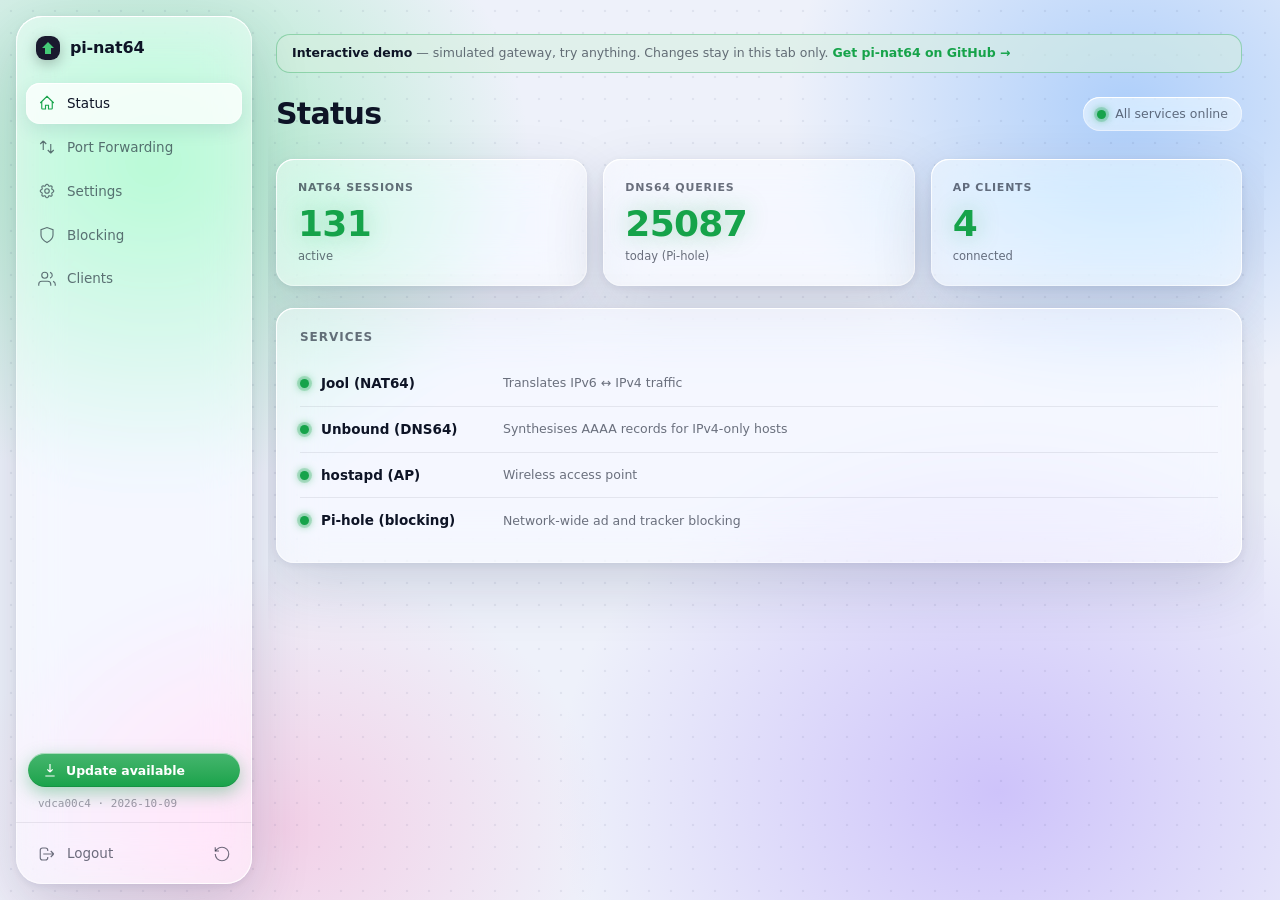
<file: docs/index.html>
<!-- GENERATED by scripts/build-demo.py from web/templates/index.html — do not edit by hand; edit the real UI and rebuild. -->
<!DOCTYPE html>
<html lang="en">
<head>
  <meta charset="UTF-8">
  <meta name="viewport" content="width=device-width, initial-scale=1.0, viewport-fit=cover">
  <meta name="color-scheme" content="dark light">
  <meta name="mobile-web-app-capable" content="yes">
  <meta name="apple-mobile-web-app-capable" content="yes">
  <meta name="apple-mobile-web-app-status-bar-style" content="black-translucent">
  <meta name="apple-mobile-web-app-title" content="pi-nat64">
  <meta name="theme-color" content="#0b1020" media="(prefers-color-scheme: dark)">
  <meta name="theme-color" content="#eef2fb" media="(prefers-color-scheme: light)">
  <meta name="csrf-token" content="demo">
  <title>pi-nat64</title>
  <link rel="icon" href="data:image/svg+xml,%3Csvg xmlns=%22http://www.w3.org/2000/svg%22 viewBox=%220 0 32 32%22%3E%3Crect width=%2232%22 height=%2232%22 rx=%228%22 fill=%22%231a1a2e%22/%3E%3Cpath d=%22M8 16 L16 8 L24 16 L20 16 L20 24 L12 24 L12 16 Z%22 fill=%22%234ade80%22/%3E%3C/svg%3E">
  <link rel="stylesheet" href="static/css/style.css">
  <link rel="stylesheet" href="static/css/demo.css">
</head>
<body>
  
<div class="layout">

  <!-- Sidebar -->
  <aside class="sidebar" data-liquid>
    <div class="sidebar-logo">
      <svg width="24" height="24" viewBox="0 0 32 32" fill="none">
        <rect width="32" height="32" rx="8" fill="#1a1a2e"/>
        <path d="M8 16 L16 8 L24 16 L20 16 L20 24 L12 24 L12 16 Z" fill="#4ade80" opacity="0.9"/>
      </svg>
      <span>pi-nat64</span>
    </div>
    <nav class="sidebar-nav" data-liquid aria-label="Sections">
      <a href="#" class="nav-item active" data-tab="status">
        <svg width="18" height="18" viewBox="0 0 24 24" fill="none" stroke="currentColor" stroke-width="1.5"><path d="M3 12l9-9 9 9M5 10v9a1 1 0 001 1h4v-5h4v5h4a1 1 0 001-1v-9"/></svg>
        <span class="nav-label">Status</span>
      </a>
      <a href="#" class="nav-item" data-tab="portfwd">
        <svg width="18" height="18" viewBox="0 0 24 24" fill="none" stroke="currentColor" stroke-width="1.5"><path d="M7 16V4m0 0L3 8m4-4 4 4M17 8v12m0 0 4-4m-4 4-4-4"/></svg>
        <span class="nav-label"><span class="hide-sm">Port Forwarding</span><span class="show-sm">Ports</span></span>
      </a>
      <a href="#" class="nav-item" data-tab="settings">
        <svg width="18" height="18" viewBox="0 0 24 24" fill="none" stroke="currentColor" stroke-width="1.5"><path d="M10.325 4.317c.426-1.756 2.924-1.756 3.35 0a1.724 1.724 0 002.573 1.066c1.543-.94 3.31.826 2.37 2.37a1.724 1.724 0 001.065 2.572c1.756.426 1.756 2.924 0 3.35a1.724 1.724 0 00-1.066 2.573c.94 1.543-.826 3.31-2.37 2.37a1.724 1.724 0 00-2.572 1.065c-.426 1.756-2.924 1.756-3.35 0a1.724 1.724 0 00-2.573-1.066c-1.543.94-3.31-.826-2.37-2.37a1.724 1.724 0 00-1.065-2.572c-1.756-.426-1.756-2.924 0-3.35a1.724 1.724 0 001.066-2.573c-.94-1.543.826-3.31 2.37-2.37.996.608 2.296.07 2.572-1.065z"/><circle cx="12" cy="12" r="3"/></svg>
        <span class="nav-label">Settings</span>
      </a>
      <a href="#" class="nav-item" data-tab="blocking">
        <svg width="18" height="18" viewBox="0 0 24 24" fill="none" stroke="currentColor" stroke-width="1.5"><path d="M12 22s8-4 8-10V5l-8-3-8 3v7c0 6 8 10 8 10z"/></svg>
        <span class="nav-label">Blocking</span>
      </a>
      <a href="#" class="nav-item" data-tab="clients">
        <svg width="18" height="18" viewBox="0 0 24 24" fill="none" stroke="currentColor" stroke-width="1.5"><path d="M17 21v-2a4 4 0 0 0-4-4H5a4 4 0 0 0-4 4v2"/><circle cx="9" cy="7" r="4"/><path d="M23 21v-2a4 4 0 0 0-3-3.87"/><path d="M16 3.13a4 4 0 0 1 0 7.75"/></svg>
        <span class="nav-label">Clients</span>
      </a>
    </nav>
    <button class="update-btn" id="update-btn" type="button" hidden>
      <svg width="16" height="16" viewBox="0 0 24 24" fill="none" stroke="currentColor" stroke-width="1.8"><path d="M12 3v12m0 0-4-4m4 4 4-4M5 21h14"/></svg>
      <span>Update<span class="hide-sm"> available</span></span>
    </button>
    <div class="sidebar-version" id="sidebar-version">vdca00c4 · 2026-10-09</div>
    <div class="sidebar-footer">
      <a href="login.html" class="nav-item logout" aria-label="Logout">
        <svg width="18" height="18" viewBox="0 0 24 24" fill="none" stroke="currentColor" stroke-width="1.5"><path d="M17 16l4-4m0 0l-4-4m4 4H7m6 4v1a3 3 0 01-3 3H6a3 3 0 01-3-3V7a3 3 0 013-3h4a3 3 0 013 3v1"/></svg>
        <span class="nav-label">Logout</span>
      </a>
      <button class="reboot-btn" id="reboot-btn" title="Reboot gateway" aria-label="Reboot gateway">
        <svg width="18" height="18" viewBox="0 0 24 24" fill="none" stroke="currentColor" stroke-width="1.5"><path d="M3 12a9 9 0 1 0 9-9 9.75 9.75 0 0 0-6.74 2.74L3 8"/><path d="M3 3v5h5"/></svg>
      </button>
    </div>

  </aside>

  <!-- Modals (outside the glass sidebar: backdrop-filter would trap position:fixed) -->
  <!-- Reboot confirmation modal -->
  <div class="modal-backdrop" id="reboot-modal" style="display:none">
    <div class="modal" data-liquid role="dialog" aria-modal="true" aria-labelledby="reboot-title">
      <div class="modal-header">
        <h2 id="reboot-title">Reboot gateway?</h2>
        <button class="modal-close" id="close-reboot-modal" aria-label="Close">✕</button>
      </div>
      <p style="color:var(--muted);font-size:13px;margin-bottom:20px">
        The gateway will be unavailable for ~30 seconds. All connected devices will lose internet access during the reboot.
      </p>
      <div class="modal-footer">
        <button class="btn" id="cancel-reboot">Cancel</button>
        <button class="btn btn-danger" id="confirm-reboot">Reboot now</button>
      </div>
    </div>
  </div>
  <!-- Update modal -->
  <div class="modal-backdrop" id="update-modal" style="display:none">
    <div class="modal" data-liquid role="dialog" aria-modal="true" aria-labelledby="update-title">
      <div class="modal-header">
        <h2 id="update-title">Update pi-nat64?</h2>
        <button class="modal-close" id="close-update-modal" aria-label="Close">✕</button>
      </div>
      <div id="update-body">
        <div class="update-summary" id="update-summary"></div>
        <p style="color:var(--muted);font-size:13px;margin-bottom:20px">
          Your passwords, Wi-Fi settings, port-forwards and blocked clients are kept.
          The web UI restarts during the update (1–5 minutes); Wi-Fi clients may briefly lose connectivity.
        </p>
      </div>
      <div id="update-msg" class="alert" style="display:none"></div>
      <div class="modal-footer" id="update-footer">
        <button class="btn" id="cancel-update">Cancel</button>
        <button class="btn btn-primary" id="confirm-update">Update now</button>
      </div>
    </div>
  </div>

  <!-- Main content -->
  <main class="main">

    <!-- STATUS TAB -->
    <section id="tab-status" class="tab active">
      <div class="page-header">
        <h1>Status</h1>
        <div class="status-indicator" id="overall-status">
          <span class="dot"></span>
          <span>Checking…</span>
        </div>
      </div>

      <div class="stat-grid">
        <div class="stat-card" data-liquid>
          <div class="stat-label">NAT64 sessions</div>
          <div class="stat-val" id="nat64-count">—</div>
          <div class="stat-sub">active</div>
        </div>
        <div class="stat-card" data-liquid>
          <div class="stat-label">DNS64 queries</div>
          <div class="stat-val" id="dns-count">—</div>
          <div class="stat-sub">today (Pi-hole)</div>
        </div>
        <div class="stat-card" data-liquid>
          <div class="stat-label">AP clients</div>
          <div class="stat-val" id="ap-count">—</div>
          <div class="stat-sub">connected</div>
        </div>
      </div>

      <div class="section-block">
        <h2>Services</h2>
        <div class="service-list">
          <div class="service-row">
            <span class="dot" id="svc-jool"></span>
            <span class="svc-name">Jool (NAT64)</span>
            <span class="svc-desc">Translates IPv6 ↔ IPv4 traffic</span>
          </div>
          <div class="service-row">
            <span class="dot" id="svc-unbound"></span>
            <span class="svc-name">Unbound (DNS64)</span>
            <span class="svc-desc">Synthesises AAAA records for IPv4-only hosts</span>
          </div>
          <div class="service-row">
            <span class="dot" id="svc-hostapd"></span>
            <span class="svc-name">hostapd (AP)</span>
            <span class="svc-desc">Wireless access point</span>
          </div>
          <div class="service-row">
            <span class="dot" id="svc-pihole"></span>
            <span class="svc-name">Pi-hole (blocking)</span>
            <span class="svc-desc">Network-wide ad and tracker blocking</span>
          </div>
        </div>
      </div>
    </section>

    <!-- BLOCKING TAB -->
    <section id="tab-blocking" class="tab">
      <div class="page-header">
        <h1>Blocking</h1>
        <div class="status-indicator">
          <span class="dot" id="ph-status-dot"></span>
          <span id="ph-status-text">Loading…</span>
        </div>
      </div>

      <div class="stat-grid">
        <div class="stat-card" data-liquid>
          <div class="stat-label">Queries today</div>
          <div class="stat-val" id="ph-queries">—</div>
        </div>
        <div class="stat-card" data-liquid>
          <div class="stat-label">Blocked today</div>
          <div class="stat-val" id="ph-blocked">—</div>
        </div>
        <div class="stat-card" data-liquid>
          <div class="stat-label">Block rate</div>
          <div class="stat-val" id="ph-pct">—</div>
          <div class="stat-sub">%</div>
        </div>
        <div class="stat-card" data-liquid>
          <div class="stat-label">Blocklist size</div>
          <div class="stat-val" id="ph-gravity">—</div>
          <div class="stat-sub">domains</div>
        </div>
      </div>

      <div class="section-block">
        <div class="section-head section-head-flush">
          <h2>Ad blocking</h2>
          <button class="btn btn-primary" id="pihole-toggle-btn">Toggle blocking</button>
        </div>
        <p id="pihole-toggle-msg" class="field-hint" style="margin-top:.5rem"></p>
      </div>

      <div class="section-block">
        <h2>Top blocked domains</h2>
        <div id="ph-top-list" class="service-list">
          <p class="field-hint">Loading…</p>
        </div>
      </div>

      <div class="section-block">
        <div class="section-head">
          <h2>Adlists</h2>
          <button class="btn btn-sm" id="gravity-btn" data-action="update-gravity">
            <svg width="13" height="13" viewBox="0 0 24 24" fill="none" stroke="currentColor" stroke-width="2"><path d="M3 12a9 9 0 1 0 9-9 9.75 9.75 0 0 0-6.74 2.74L3 8"/><path d="M3 3v5h5"/></svg>
            Update gravity
          </button>
        </div>
        <div class="input-row">
          <input type="url" id="adlist-url" placeholder="https://example.com/adlist.txt" class="grow"
                 inputmode="url" autocapitalize="off" autocorrect="off" spellcheck="false"
                 data-enter-action="add-adlist" aria-label="Adlist URL">
          <input type="text" id="adlist-comment" placeholder="Comment (optional)" class="input-comment"
                 data-enter-action="add-adlist" aria-label="Comment">
          <button class="btn btn-primary" data-action="add-adlist">Add</button>
        </div>
        <p id="adlist-msg" class="field-hint" style="min-height:1.2rem;margin-bottom:8px"></p>
        <div id="adlist-list">
          <p class="field-hint">Loading…</p>
        </div>
      </div>

      <div class="section-block">
        <h2>Whitelist</h2>
        <div class="input-row">
          <input type="text" id="wl-input" placeholder="e.g. example.com" class="grow"
                 inputmode="url" autocapitalize="off" autocorrect="off" spellcheck="false"
                 data-enter-action="add-whitelist" aria-label="Domain to whitelist">
          <button class="btn btn-primary" id="wl-add-btn" data-action="add-whitelist">Add</button>
        </div>
        <p id="wl-msg" class="field-hint" style="min-height:1.2rem;margin-bottom:8px"></p>
        <div id="wl-list" class="service-list">
          <p class="field-hint">Loading…</p>
        </div>
      </div>
    </section>

    <!-- CLIENTS TAB -->
    <section id="tab-clients" class="tab">
      <div class="page-header">
        <h1>Clients</h1>
        <button class="btn" id="clients-refresh-btn" data-action="refresh-clients">
          <svg width="14" height="14" viewBox="0 0 24 24" fill="none" stroke="currentColor" stroke-width="2"><path d="M3 12a9 9 0 1 0 9-9 9.75 9.75 0 0 0-6.74 2.74L3 8"/><path d="M3 3v5h5"/></svg>
          Refresh
        </button>
      </div>

      <div id="clients-empty" class="empty-state" style="display:none">
        <p>No devices connected to the AP.</p>
      </div>

      <div class="table-wrap" id="clients-table-wrap">
        <table class="data-table cards">
          <thead>
            <tr>
              <th>Device</th>
              <th>MAC</th>
              <th>IP</th>
              <th>Signal</th>
              <th>Down / Up</th>
              <th>Connected</th>
              <th></th>
            </tr>
          </thead>
          <tbody id="clients-body"></tbody>
        </table>
      </div>
    </section>

    <!-- PORT FORWARDING TAB -->
    <section id="tab-portfwd" class="tab">
      <div class="page-header">
        <h1>Port Forwarding</h1>
        <button class="btn btn-primary" id="open-add-rule">+ Add rule</button>
      </div>

      <div id="rules-empty" class="empty-state" style="display:none">
        <p>No rules yet. Add one to get started.</p>
      </div>

      <div class="table-wrap" id="rules-table-wrap">
        <table class="data-table cards" id="rules-table">
          <thead>
            <tr>
              <th>Name</th>
              <th>Proto</th>
              <th>Ext. port</th>
              <th>Destination</th>
              <th>Dest. port</th>
              <th>Status</th>
              <th></th>
            </tr>
          </thead>
          <tbody id="rules-body"></tbody>
        </table>
      </div>

      <!-- Add rule modal -->
      <div class="modal-backdrop" id="add-rule-modal" style="display:none">
        <div class="modal" data-liquid role="dialog" aria-modal="true" aria-label="Add port forwarding rule">
          <div class="modal-header">
            <h2>Add port forwarding rule</h2>
            <button class="modal-close" id="close-add-rule" aria-label="Close">✕</button>
          </div>
          <div class="form-group">
            <label for="rule-name">Name</label>
            <input type="text" id="rule-name" placeholder="e.g. SSH, Home server">
          </div>
          <div class="form-row">
            <div class="form-group">
              <label for="rule-proto">Protocol</label>
              <select id="rule-proto">
                <option>TCP</option>
                <option>UDP</option>
              </select>
            </div>
            <div class="form-group">
              <label for="rule-ext-port">External port</label>
              <input type="number" id="rule-ext-port" placeholder="2222" min="1" max="65535" inputmode="numeric">
            </div>
          </div>
          <div class="form-row">
            <div class="form-group">
              <label for="rule-dest-ip">Destination IPv6</label>
              <input type="text" id="rule-dest-ip" placeholder="fd00::10" autocapitalize="off" autocorrect="off" spellcheck="false">
            </div>
            <div class="form-group">
              <label for="rule-dest-port">Destination port</label>
              <input type="number" id="rule-dest-port" placeholder="22" min="1" max="65535" inputmode="numeric">
            </div>
          </div>
          <div id="rule-error" class="alert alert-error" style="display:none"></div>
          <div class="modal-footer">
            <button class="btn" id="cancel-add-rule">Cancel</button>
            <button class="btn btn-primary" id="save-rule">Save rule</button>
          </div>
        </div>
      </div>
    </section>

    <!-- SETTINGS TAB -->
    <section id="tab-settings" class="tab">
      <div class="page-header">
        <h1>Settings</h1>
      </div>

      <div class="section-block">
        <h2>Access point</h2>
        <div class="form-group">
          <label for="cfg-ssid">SSID</label>
          <input type="text" id="cfg-ssid" placeholder="pi-nat64" maxlength="32" autocapitalize="off" autocorrect="off" spellcheck="false">
        </div>
        <div class="form-row">
          <div class="form-group">
            <label for="cfg-channel">Channel</label>
            <input type="number" id="cfg-channel" min="1" max="13" placeholder="6" inputmode="numeric">
          </div>
          <div class="form-group">
            <label for="cfg-pass">WPA2 passphrase</label>
            <input type="password" id="cfg-pass" placeholder="leave blank to keep current" autocomplete="new-password" maxlength="63">
          </div>
        </div>
      </div>

      <div class="section-block">
        <h2>NAT64 / DNS64</h2>
        <div class="form-group">
          <label for="cfg-jool">Jool / DNS64 prefix</label>
          <input type="text" id="cfg-jool" readonly>
          <span class="field-hint">Change requires editing configs manually and rebooting.</span>
        </div>
        <div class="form-group">
          <label for="cfg-upstream-dns">Upstream DNS (IPv6)</label>
          <input type="text" id="cfg-upstream-dns" readonly>
        </div>
      </div>

      <div class="section-block">
        <h2>Admin password</h2>
        <div class="form-row">
          <div class="form-group">
            <label for="cfg-cur-pass">Current password</label>
            <input type="password" id="cfg-cur-pass" placeholder="Required to change it" autocomplete="current-password">
          </div>
          <div class="form-group">
            <label for="cfg-new-pass">New password</label>
            <input type="password" id="cfg-new-pass" placeholder="Leave blank to keep current" autocomplete="new-password">
          </div>
        </div>
        <span class="field-hint">Changing it signs out every other session.</span>
      </div>

      <div id="settings-msg" class="alert" style="display:none"></div>
      <button class="btn btn-primary" id="save-settings">Save settings</button>

      <div class="section-block backup-block" id="backup-section">
        <h2>Backup &amp; restore</h2>
        <p class="field-hint backup-intro">
          Save the whole configuration (Wi-Fi, port forwarding, blocked clients and the
          Pi-hole adlists and allow/deny lists) to a file, or restore it on this or another gateway.
        </p>

        <h3 class="subhead">Export</h3>
        <label class="check">
          <input type="checkbox" id="exp-secrets">
          <span>Include secrets: Wi-Fi passphrase and admin password</span>
        </label>
        <div class="form-group" id="exp-pass-group" hidden>
          <label for="exp-pass">Admin password</label>
          <input type="password" id="exp-pass" autocomplete="current-password" placeholder="Required to export secrets">
          <span class="field-hint">The file will contain your Wi-Fi passphrase in plain text — keep it somewhere safe.</span>
        </div>
        <button class="btn" id="export-btn" type="button">
          <svg width="14" height="14" viewBox="0 0 24 24" fill="none" stroke="currentColor" stroke-width="2"><path d="M12 3v12m0 0-4-4m4 4 4-4M5 21h14"/></svg>
          Download backup
        </button>

        <h3 class="subhead">Import</h3>
        <input type="file" id="imp-file" accept=".json,application/json" hidden>
        <button class="btn" id="imp-choose" type="button">
          <svg width="14" height="14" viewBox="0 0 24 24" fill="none" stroke="currentColor" stroke-width="2"><path d="M12 21V9m0 0-4 4m4-4 4 4M5 3h14"/></svg>
          Choose backup file…
        </button>
        <div id="imp-preview" class="imp-preview" hidden>
          <p id="imp-source" class="field-hint"></p>
          <p class="field-hint">Selected sections <strong>replace</strong> the current ones:</p>
          <div id="imp-sections" class="check-list"></div>
          <div class="form-group">
            <label for="imp-pass">Admin password</label>
            <input type="password" id="imp-pass" autocomplete="current-password" placeholder="Required to import">
          </div>
          <div class="action-row">
            <button class="btn" id="imp-cancel" type="button">Cancel</button>
            <button class="btn btn-danger-solid" id="imp-apply" type="button">Import selected</button>
          </div>
        </div>
        <div id="backup-msg" class="alert" style="display:none"></div>
      </div>
    </section>

  </main>
</div>

  <script src="static/js/demo-api.js"></script>
  <script src="static/js/liquid-glass.js"></script>
  <script src="static/js/app.js"></script>
  
</body>
</html>
</file>
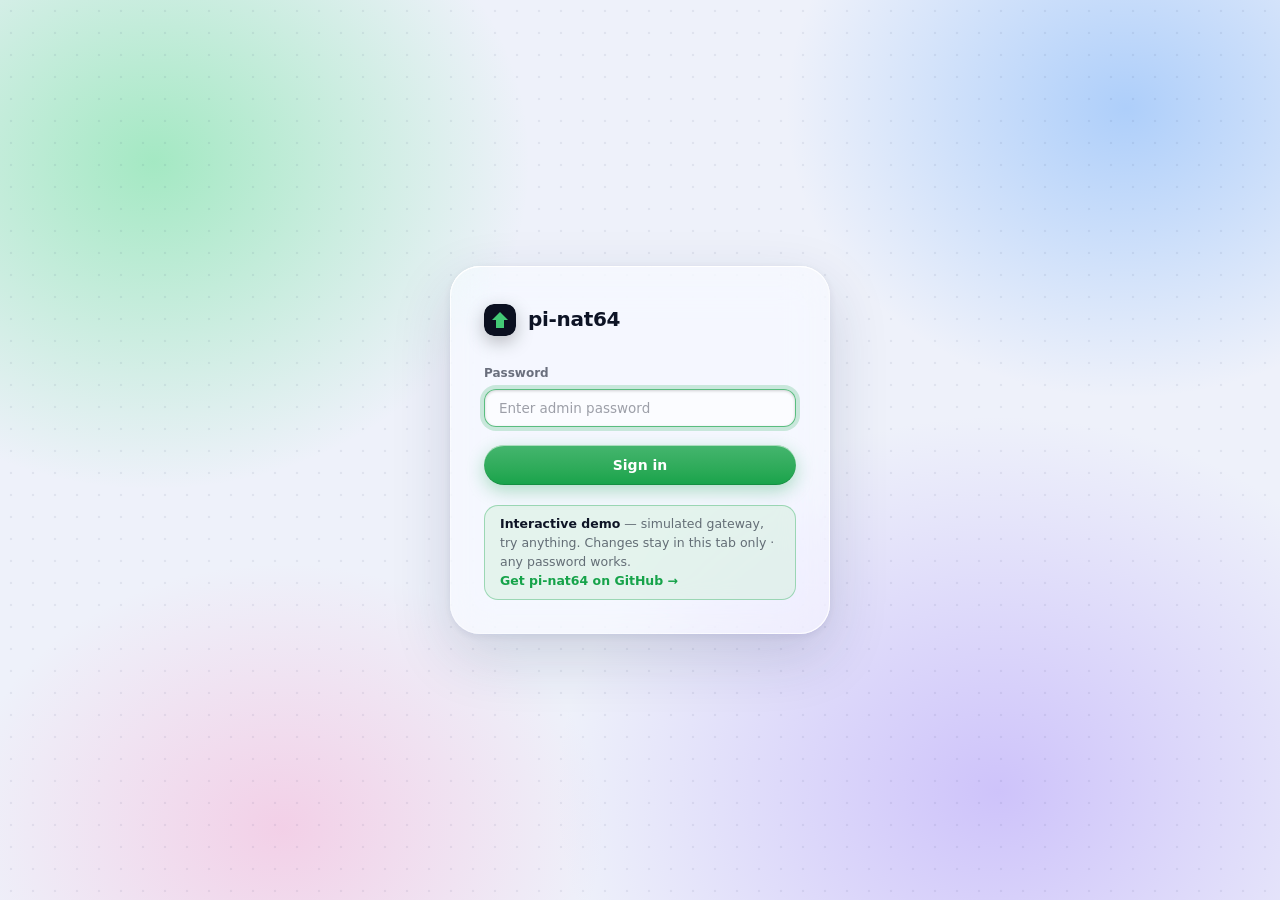
<file: docs/login.html>
<!-- GENERATED by scripts/build-demo.py from web/templates/login.html — do not edit by hand; edit the real UI and rebuild. -->
<!DOCTYPE html>
<html lang="en">
<head>
  <meta charset="UTF-8">
  <meta name="viewport" content="width=device-width, initial-scale=1.0, viewport-fit=cover">
  <meta name="color-scheme" content="dark light">
  <meta name="mobile-web-app-capable" content="yes">
  <meta name="apple-mobile-web-app-capable" content="yes">
  <meta name="apple-mobile-web-app-status-bar-style" content="black-translucent">
  <meta name="apple-mobile-web-app-title" content="pi-nat64">
  <meta name="theme-color" content="#0b1020" media="(prefers-color-scheme: dark)">
  <meta name="theme-color" content="#eef2fb" media="(prefers-color-scheme: light)">
  
  <title>pi-nat64 — Login</title>
  <link rel="icon" href="data:image/svg+xml,%3Csvg xmlns=%22http://www.w3.org/2000/svg%22 viewBox=%220 0 32 32%22%3E%3Crect width=%2232%22 height=%2232%22 rx=%228%22 fill=%22%231a1a2e%22/%3E%3Cpath d=%22M8 16 L16 8 L24 16 L20 16 L20 24 L12 24 L12 16 Z%22 fill=%22%234ade80%22/%3E%3C/svg%3E">
  <link rel="stylesheet" href="static/css/style.css">
  <link rel="stylesheet" href="static/css/demo.css">
</head>
<body>
  
<div class="login-wrap">
  <div class="login-card" data-liquid>
    <div class="login-logo">
      <svg width="32" height="32" viewBox="0 0 32 32" fill="none" xmlns="http://www.w3.org/2000/svg">
        <rect width="32" height="32" rx="9" fill="#0b1020"/>
        <path d="M8 16 L16 8 L24 16 L20 16 L20 24 L12 24 L12 16 Z" fill="#4ade80" opacity="0.9"/>
      </svg>
      <span>pi-nat64</span>
    </div>
    
    <form method="POST" action="index.html">
      <!-- lets password managers file the credential under a username -->
      <input type="text" name="username" value="admin" autocomplete="username" hidden>
      <label for="password">Password</label>
      <input type="password" id="password" name="password" placeholder="Enter admin password" autofocus autocomplete="current-password">
      <button type="submit" class="btn btn-primary btn-full">Sign in</button>
    </form>
  </div>
</div>

  <script src="static/js/demo-api.js"></script>
  <script src="static/js/liquid-glass.js"></script>
  <script src="static/js/app.js"></script>
  
</body>
</html>
</file>
<file: docs/static/css/style.css>
/* =============================================================================
   pi-nat64 — "Liquid Glass" theme
   Translucent, refractive glass surfaces floating over a soft colour wallpaper.
   - Every browser: frosted glass (backdrop-filter), specular rims, depth shadows.
   - Chromium: web/static/js/liquid-glass.js adds real edge refraction to
     elements marked [data-liquid] (an SVG displacement filter per surface).
   - Honours prefers-color-scheme, prefers-reduced-transparency and
     prefers-reduced-motion.
   ============================================================================= */

/* ===== Reset & base ===== */
*, *::before, *::after { box-sizing: border-box; margin: 0; padding: 0; }

:root {
  color-scheme: dark;

  /* wallpaper */
  --wall-base:    #0b1020;
  --wall-a:       rgba(52, 211, 153, 0.42);   /* green  */
  --wall-b:       rgba(56, 189, 248, 0.38);   /* sky    */
  --wall-c:       rgba(139, 92, 246, 0.42);   /* violet */
  --wall-d:       rgba(244, 114, 182, 0.24);  /* pink   */
  --wall-dots:    rgba(255, 255, 255, 0.075);

  /* text */
  --text:         #f3f5fb;
  --muted:        rgba(226, 232, 255, 0.64);
  --faint:        rgba(226, 232, 255, 0.40);

  /* semantic colours */
  --accent:       #4ade80;
  --accent-d:     #22c55e;
  --accent-ink:   #042f17;
  --danger:       #fb7185;
  --warning:      #fbbf24;
  --info:         #60a5fa;

  /* glass materials */
  --glass:        rgba(22, 28, 48, 0.40);    /* panels            */
  --glass-strong: rgba(20, 25, 44, 0.64);    /* modals, tab bar   */
  --glass-soft:   rgba(255, 255, 255, 0.07); /* buttons, chips    */
  --glass-hover:  rgba(255, 255, 255, 0.13);
  --well:         rgba(4, 8, 20, 0.36);      /* inputs (recessed) */
  --line:         rgba(255, 255, 255, 0.08); /* separators        */
  --rim-hi:       rgba(255, 255, 255, 0.38); /* specular edge     */
  --rim-lo:       rgba(255, 255, 255, 0.06);
  --shadow:       0 22px 60px rgba(0, 0, 0, 0.42), 0 2px 10px rgba(0, 0, 0, 0.22);
  --shadow-sm:    0 6px 18px rgba(0, 0, 0, 0.22);
  --dim:          rgba(3, 6, 18, 0.46);      /* modal backdrop    */
  --blur:         22px;
  --sat:          180%;

  /* shape & motion */
  --sidebar-w:    236px;
  --r-sm:         12px;
  --r:            18px;
  --r-lg:         26px;
  --spring:       cubic-bezier(0.3, 1.45, 0.5, 1);
  --ease:         cubic-bezier(0.2, 0.8, 0.2, 1);

  /* type */
  --font:         -apple-system, BlinkMacSystemFont, "SF Pro Text", "Inter", "Segoe UI Variable", "Segoe UI", Roboto, system-ui, sans-serif;
  --font-rounded: ui-rounded, "SF Pro Rounded", -apple-system, BlinkMacSystemFont, "Segoe UI", system-ui, sans-serif;
  --font-mono:    ui-monospace, "SF Mono", "JetBrains Mono", "Cascadia Code", Menlo, Consolas, monospace;

  /* legacy aliases (inline styles in templates / app.js) */
  --bg:  var(--wall-base);
  --bg2: var(--glass);
  --bg3: var(--glass-hover);
  --border: var(--line);
  --radius: var(--r-sm);
  --radius-lg: var(--r);
}

@media (prefers-color-scheme: light) {
  :root {
    color-scheme: light;
    --wall-base:    #eef1fa;
    --wall-a:       rgba(74, 222, 128, 0.45);
    --wall-b:       rgba(96, 165, 250, 0.45);
    --wall-c:       rgba(167, 139, 250, 0.45);
    --wall-d:       rgba(251, 146, 196, 0.35);
    --wall-dots:    rgba(30, 41, 90, 0.07);

    --text:         #0e1426;
    --muted:        rgba(14, 20, 38, 0.60);
    --faint:        rgba(14, 20, 38, 0.40);

    --accent:       #16a34a;
    --accent-d:     #15803d;
    --accent-ink:   #ffffff;
    --danger:       #e11d48;
    --warning:      #b45309;
    --info:         #2563eb;

    --glass:        rgba(255, 255, 255, 0.46);
    --glass-strong: rgba(255, 255, 255, 0.70);
    --glass-soft:   rgba(255, 255, 255, 0.50);
    --glass-hover:  rgba(255, 255, 255, 0.78);
    --well:         rgba(255, 255, 255, 0.58);
    --line:         rgba(14, 20, 38, 0.08);
    --rim-hi:       rgba(255, 255, 255, 0.95);
    --rim-lo:       rgba(255, 255, 255, 0.40);
    --shadow:       0 22px 60px rgba(30, 41, 90, 0.16), 0 2px 10px rgba(30, 41, 90, 0.08);
    --shadow-sm:    0 6px 18px rgba(30, 41, 90, 0.10);
    --dim:          rgba(200, 208, 232, 0.40);
  }
}

html {
  background: var(--wall-base);
  min-height: 100%;
  -webkit-text-size-adjust: 100%;
}

body {
  min-height: 100%;
  font-family: var(--font);
  color: var(--text);
  font-size: 14px;
  line-height: 1.55;
  -webkit-font-smoothing: antialiased;
  -moz-osx-font-smoothing: grayscale;
}

/* Wallpaper: soft colour fields + a faint dot grid. The dots give the glass
   something to visibly bend at its edges. Static on purpose — an animated
   backdrop would force every glass filter to re-render each frame. */
body::before,
body::after {
  content: "";
  position: fixed;
  inset: 0;
  z-index: -1;
  pointer-events: none;
}
body::before {
  background:
    radial-gradient(42% 52% at 12% 18%, var(--wall-a), transparent 70%),
    radial-gradient(38% 46% at 88% 12%, var(--wall-b), transparent 70%),
    radial-gradient(48% 58% at 78% 88%, var(--wall-c), transparent 72%),
    radial-gradient(36% 42% at 22% 92%, var(--wall-d), transparent 70%),
    var(--wall-base);
}
body::after {
  background-image: radial-gradient(var(--wall-dots) 1.1px, transparent 1.6px);
  background-size: 22px 22px;
}

a { color: inherit; text-decoration: none; }
code { font-family: var(--font-mono); font-size: 0.92em; }
::selection { background: color-mix(in srgb, var(--accent) 35%, transparent); }

/* Thin, unobtrusive scrollbars */
* { scrollbar-width: thin; scrollbar-color: var(--line) transparent; }
::-webkit-scrollbar { width: 10px; height: 10px; }
::-webkit-scrollbar-thumb { background: var(--line); border-radius: 10px; border: 3px solid transparent; background-clip: padding-box; }

/* ===== Glass material ===== */
.sidebar, .stat-card, .section-block, .table-wrap, .modal, .login-card, .empty-state {
  position: relative;
  background: var(--glass);
  -webkit-backdrop-filter: blur(var(--blur)) saturate(var(--sat));
  backdrop-filter: blur(var(--blur)) saturate(var(--sat));
  box-shadow:
    inset 0 1px 0 var(--rim-hi),
    inset 0 0 0 1px var(--rim-lo),
    var(--shadow);
}

/* Specular rim: a light edge that is brightest top-left and bottom-right,
   like light catching the curved edge of a glass slab. */
.sidebar::before, .stat-card::before, .section-block::before, .modal::before,
.login-card::before, .sidebar-nav::before {
  content: "";
  position: absolute;
  inset: 0;
  border-radius: inherit;
  padding: 1px;
  background: linear-gradient(135deg,
    var(--rim-hi) 0%, transparent 28%, transparent 70%, var(--rim-hi) 100%);
  -webkit-mask: linear-gradient(#000 0 0) content-box, linear-gradient(#000 0 0);
  -webkit-mask-composite: xor;
  mask: linear-gradient(#000 0 0) content-box, linear-gradient(#000 0 0);
  mask-composite: exclude;
  pointer-events: none;
  opacity: 0.9;
}

/* Refraction tuning read by liquid-glass.js (Chromium). --lg: off disables it.
   --lg-bezel: width of the refracting edge band (px), --lg-scale: max bend
   (px), --lg-blur: interior frost (px), --lg-saturate: colour boost. */
[data-liquid]   { --lg: on; --lg-bezel: 22; --lg-scale: 34; --lg-blur: 14; --lg-saturate: 1.8; }
.stat-card      { --lg-bezel: 18; --lg-scale: 28; --lg-blur: 10; }
.modal          { --lg-bezel: 26; --lg-scale: 40; --lg-blur: 18; }
.login-card     { --lg-bezel: 26; --lg-scale: 40; --lg-blur: 16; }
.sidebar-nav    { --lg: off; --lg-bezel: 18; --lg-scale: 30; --lg-blur: 12; }

/* No backdrop-filter support: use a denser tint so text stays readable */
@supports not ((backdrop-filter: blur(1px)) or (-webkit-backdrop-filter: blur(1px))) {
  :root { --glass: rgba(22, 28, 48, 0.88); --glass-strong: rgba(20, 25, 44, 0.95); }
}
@media (prefers-color-scheme: light) {
  @supports not ((backdrop-filter: blur(1px)) or (-webkit-backdrop-filter: blur(1px))) {
    :root { --glass: rgba(255, 255, 255, 0.9); --glass-strong: rgba(255, 255, 255, 0.96); }
  }
}

/* ===== Layout ===== */
.layout {
  display: flex;
  gap: 16px;
  height: 100vh;
  height: 100dvh;
  padding: 16px;
  overflow: hidden;
}

/* ===== Sidebar (floating glass panel) ===== */
.sidebar {
  width: var(--sidebar-w);
  flex-shrink: 0;
  display: flex;
  flex-direction: column;
  border-radius: var(--r-lg);
}

.sidebar-logo {
  display: flex;
  align-items: center;
  gap: 10px;
  padding: 20px 20px 16px;
  font-size: 16px;
  font-weight: 650;
  letter-spacing: -0.01em;
  color: var(--text);
}
.sidebar-logo svg { border-radius: 9px; box-shadow: 0 4px 14px rgba(0, 0, 0, 0.25); }

.sidebar-nav {
  flex: 1;
  padding: 6px 10px;
  display: flex;
  flex-direction: column;
  gap: 3px;
}
/* The nav is only a separate glass surface on phones (bottom tab bar) */
.sidebar-nav::before { display: none; }

.nav-item {
  position: relative;
  display: flex;
  align-items: center;
  gap: 11px;
  padding: 10px 12px;
  border-radius: 14px;
  color: var(--muted);
  font-size: 13.5px;
  font-weight: 500;
  cursor: pointer;
  transition: background 0.25s var(--ease), color 0.2s, transform 0.35s var(--spring), box-shadow 0.25s;
  -webkit-tap-highlight-color: transparent;
}
.nav-item:hover  { background: var(--glass-soft); color: var(--text); }
.nav-item:active { transform: scale(0.97); }
.nav-item svg    { flex-shrink: 0; }
.nav-item:focus-visible { outline: 2px solid var(--accent); outline-offset: 2px; }

/* Active tab: a small raised glass "lens" */
.nav-item.active {
  color: var(--text);
  background: var(--glass-hover);
  box-shadow:
    inset 0 1px 0 var(--rim-hi),
    inset 0 0 0 1px var(--rim-lo),
    var(--shadow-sm);
}
.nav-item.active svg { color: var(--accent); }

.sidebar-footer {
  display: flex;
  align-items: center;
  gap: 4px;
  padding: 10px;
  border-top: 1px solid var(--line);
}
.logout { flex: 1; }
.logout:hover { color: var(--danger); }

.reboot-btn {
  display: flex;
  align-items: center;
  justify-content: center;
  width: 40px;
  height: 40px;
  flex-shrink: 0;
  border: none;
  border-radius: 50%;
  background: transparent;
  color: var(--muted);
  cursor: pointer;
  font-family: inherit;
  transition: background 0.25s var(--ease), color 0.2s, transform 0.35s var(--spring);
}
.reboot-btn:hover  { background: var(--glass-soft); color: var(--warning); }
.reboot-btn:active { transform: scale(0.92); }

/* ===== Update button / version ===== */
.update-btn {
  display: flex;
  align-items: center;
  gap: 8px;
  margin: 0 12px 8px;
  padding: 9px 14px;
  border: none;
  border-radius: 999px;
  cursor: pointer;
  font-family: inherit;
  font-size: 12.5px;
  font-weight: 650;
  color: var(--accent-ink);
  background: linear-gradient(180deg, color-mix(in srgb, var(--accent) 80%, white), var(--accent));
  box-shadow:
    inset 0 1px 0 rgba(255, 255, 255, 0.55),
    inset 0 -1px 0 rgba(0, 0, 0, 0.10),
    0 6px 18px color-mix(in srgb, var(--accent) 38%, transparent);
  transition: transform 0.35s var(--spring), filter 0.2s;
  animation: update-pulse 2.4s ease-out 3;
}
.update-btn[hidden] { display: none; }
.update-btn:hover  { filter: brightness(1.06); }
.update-btn:active { transform: scale(0.96); }
@keyframes update-pulse {
  0%   { box-shadow: inset 0 1px 0 rgba(255,255,255,.55), 0 0 0 0 color-mix(in srgb, var(--accent) 55%, transparent); }
  70%  { box-shadow: inset 0 1px 0 rgba(255,255,255,.55), 0 0 0 10px transparent; }
  100% { box-shadow: inset 0 1px 0 rgba(255,255,255,.55), 0 0 0 0 transparent; }
}
.sidebar-version { padding: 0 22px 10px; font-size: 11px; color: var(--faint); font-family: var(--font-mono); }
.sidebar-version:empty { display: none; }
.show-sm { display: none; }
.update-summary { font-size: 13.5px; margin-bottom: 12px; }
.update-summary p + p { color: var(--muted); margin-top: 4px; word-break: break-word; }
#update-msg { margin-bottom: 16px; }

/* ===== Main ===== */
.main {
  flex: 1;
  min-width: 0;
  overflow-y: auto;
  padding: 18px 12px 40px 8px;
  scrollbar-gutter: stable;
}
.main > .tab { max-width: 1180px; }

.tab { display: none; }
.tab.active { display: block; animation: tab-in 0.3s var(--ease); }
/* Opacity only: a transform would make the tab the containing block of the
   position:fixed add-rule modal inside it while the animation runs. */
@keyframes tab-in { from { opacity: 0; } }

.page-header {
  display: flex;
  align-items: center;
  justify-content: space-between;
  gap: 12px;
  margin-bottom: 22px;
}
.page-header h1 {
  font-size: 30px;
  font-weight: 700;
  letter-spacing: -0.025em;
  color: var(--text);
}

/* ===== Stat grid ===== */
.stat-grid {
  display: grid;
  grid-template-columns: repeat(auto-fit, minmax(180px, 1fr));
  gap: 16px;
  margin-bottom: 22px;
}

.stat-card {
  border-radius: var(--r);
  padding: 20px 22px;
  overflow: hidden;
}
.stat-label {
  font-size: 11px;
  font-weight: 600;
  color: var(--muted);
  text-transform: uppercase;
  letter-spacing: 0.07em;
  margin-bottom: 10px;
}
.stat-val {
  font-family: var(--font-rounded);
  font-size: 36px;
  font-weight: 700;
  letter-spacing: -0.02em;
  font-variant-numeric: tabular-nums;
  color: var(--accent);
  line-height: 1;
  margin-bottom: 6px;
  text-shadow: 0 0 24px color-mix(in srgb, var(--accent) 35%, transparent);
}
.stat-sub { font-size: 11.5px; color: var(--muted); }

/* ===== Section block ===== */
.section-block {
  border-radius: var(--r);
  padding: 20px 24px;
  margin-bottom: 18px;
}
.section-block h2 {
  font-size: 12px;
  font-weight: 650;
  color: var(--muted);
  text-transform: uppercase;
  letter-spacing: 0.08em;
  margin-bottom: 14px;
}

/* ===== Services ===== */
.service-list { display: flex; flex-direction: column; }
.service-row {
  display: flex;
  align-items: center;
  gap: 12px;
  padding: 12px 0;
  border-bottom: 1px solid var(--line);
}
.service-row:last-child { border-bottom: none; }
.svc-name { font-size: 13.5px; font-weight: 600; min-width: 170px; }
.svc-desc { font-size: 12.5px; color: var(--muted); }

/* ===== Status dots ===== */
.dot {
  width: 9px;
  height: 9px;
  border-radius: 50%;
  display: inline-block;
  flex-shrink: 0;
  background: var(--faint);
  box-shadow: inset 0 1px 1px rgba(255, 255, 255, 0.45);
}
.dot-green  { background: var(--accent);  box-shadow: 0 0 0 3px color-mix(in srgb, var(--accent) 22%, transparent),  0 0 10px var(--accent); }
.dot-red    { background: var(--danger);  box-shadow: 0 0 0 3px color-mix(in srgb, var(--danger) 22%, transparent); }
.dot-yellow { background: var(--warning); box-shadow: 0 0 0 3px color-mix(in srgb, var(--warning) 22%, transparent); }

.status-indicator {
  display: inline-flex;
  align-items: center;
  gap: 9px;
  padding: 7px 14px;
  border-radius: 999px;
  font-size: 12.5px;
  font-weight: 500;
  color: var(--muted);
  background: var(--glass-soft);
  -webkit-backdrop-filter: blur(16px) saturate(160%);
  backdrop-filter: blur(16px) saturate(160%);
  box-shadow: inset 0 1px 0 var(--rim-hi), inset 0 0 0 1px var(--rim-lo);
}

/* ===== Table ===== */
.table-wrap {
  border-radius: var(--r);
  overflow-x: auto;   /* wide tables scroll instead of clipping their buttons */
}
.data-table { width: 100%; border-collapse: collapse; font-size: 13px; }
.data-table th {
  color: var(--muted);
  font-size: 11px;
  font-weight: 650;
  text-transform: uppercase;
  letter-spacing: 0.06em;
  padding: 13px 16px;
  text-align: left;
  border-bottom: 1px solid var(--line);
  white-space: nowrap;
}
.data-table td {
  padding: 12px 16px;
  border-bottom: 1px solid var(--line);
  color: var(--text);
}
.data-table tr:last-child td { border-bottom: none; }
.data-table tbody tr { transition: background 0.2s; }
.data-table tbody tr:hover td { background: var(--glass-soft); }

/* ===== Badges / Pills ===== */
.pill {
  display: inline-block;
  font-size: 10.5px;
  font-weight: 650;
  padding: 3px 9px;
  border-radius: 999px;
  letter-spacing: 0.03em;
  box-shadow: inset 0 1px 0 rgba(255, 255, 255, 0.18);
}
.pill-tcp { background: color-mix(in srgb, var(--info) 18%, transparent);    color: var(--info); }
.pill-udp { background: color-mix(in srgb, var(--warning) 18%, transparent); color: var(--warning); }
.pill-on  { background: color-mix(in srgb, var(--accent) 18%, transparent);  color: var(--accent); }
.pill-off { background: color-mix(in srgb, var(--danger) 18%, transparent);  color: var(--danger); }

/* ===== Buttons: glass pills with a springy press ===== */
.btn {
  display: inline-flex;
  align-items: center;
  justify-content: center;
  gap: 7px;
  padding: 9px 18px;
  border: none;
  border-radius: 999px;
  background: var(--glass-soft);
  color: var(--text);
  font-family: inherit;
  font-size: 13px;
  font-weight: 550;
  white-space: nowrap;
  cursor: pointer;
  box-shadow:
    inset 0 1px 0 var(--rim-hi),
    inset 0 0 0 1px var(--rim-lo),
    0 2px 8px rgba(0, 0, 0, 0.10);
  transition: transform 0.35s var(--spring), background 0.2s, box-shadow 0.2s, filter 0.2s;
  -webkit-tap-highlight-color: transparent;
}
.btn:hover  { background: var(--glass-hover); }
.btn:active { transform: scale(0.95); }
.btn:focus-visible { outline: 2px solid var(--accent); outline-offset: 3px; }
.btn:disabled { opacity: 0.5; cursor: default; transform: none; }

.btn-primary {
  color: var(--accent-ink);
  font-weight: 650;
  background: linear-gradient(180deg, color-mix(in srgb, var(--accent) 80%, white), var(--accent));
  box-shadow:
    inset 0 1px 0 rgba(255, 255, 255, 0.55),
    inset 0 -1px 0 rgba(0, 0, 0, 0.12),
    0 6px 18px color-mix(in srgb, var(--accent) 32%, transparent);
}
.btn-primary:hover { background: linear-gradient(180deg, color-mix(in srgb, var(--accent) 88%, white), var(--accent-d)); }

.btn-danger {
  color: var(--danger);
  background: color-mix(in srgb, var(--danger) 12%, transparent);
}
.btn-danger:hover { background: color-mix(in srgb, var(--danger) 22%, transparent); }

.btn-sm   { padding: 6px 13px; font-size: 12px; }
.btn-full { width: 100%; }

/* ===== Forms: recessed glass wells ===== */
.form-group { display: flex; flex-direction: column; gap: 7px; margin-bottom: 16px; }
.form-row   { display: grid; grid-template-columns: 1fr 1fr; gap: 16px; }
label       { font-size: 12px; color: var(--muted); font-weight: 550; }
.field-hint { font-size: 11.5px; color: var(--muted); }

input, select, textarea {
  background: var(--well);
  border: 1px solid var(--line);
  border-radius: var(--r-sm);
  color: var(--text);
  font-family: inherit;
  font-size: 13.5px;
  padding: 10px 14px;
  outline: none;
  box-shadow: inset 0 1px 3px rgba(0, 0, 0, 0.22);
  transition: border-color 0.2s, box-shadow 0.25s var(--ease), background 0.2s;
}
input::placeholder { color: var(--faint); }
input:focus, select:focus, textarea:focus {
  border-color: color-mix(in srgb, var(--accent) 70%, transparent);
  box-shadow:
    0 0 0 4px color-mix(in srgb, var(--accent) 20%, transparent),
    inset 0 1px 3px rgba(0, 0, 0, 0.18);
}
input[readonly] { opacity: 0.6; cursor: default; }
select { cursor: pointer; }

/* ===== Alerts ===== */
.alert {
  padding: 11px 15px;
  border-radius: var(--r-sm);
  font-size: 13px;
  margin-bottom: 16px;
  background: var(--glass-soft);
  box-shadow: inset 0 0 0 1px var(--line);
}
.alert-error   { background: color-mix(in srgb, var(--danger) 13%, transparent); box-shadow: inset 0 0 0 1px color-mix(in srgb, var(--danger) 35%, transparent); color: var(--danger); }
.alert-success { background: color-mix(in srgb, var(--accent) 13%, transparent); box-shadow: inset 0 0 0 1px color-mix(in srgb, var(--accent) 35%, transparent); color: var(--accent); }

/* ===== Modal ===== */
/* The backdrop only dims (no backdrop-filter): a filtered ancestor would become
   the modal's "backdrop root" and the glass would see nothing but the dim. */
.modal-backdrop {
  position: fixed;
  inset: 0;
  z-index: 100;
  display: flex;
  align-items: center;
  justify-content: center;
  padding: 16px;
  background: var(--dim);
  animation: fade-in 0.2s var(--ease);
}
.modal {
  width: 480px;
  max-width: 100%;
  max-height: calc(100dvh - 32px);
  overflow-y: auto;
  padding: 26px;
  border-radius: 28px;
  background: var(--glass-strong);
  animation: modal-in 0.45s var(--spring);
}
@keyframes fade-in  { from { opacity: 0; } }
@keyframes modal-in { from { opacity: 0; transform: translateY(10px) scale(0.94); } }

.modal-header {
  display: flex;
  align-items: center;
  justify-content: space-between;
  margin-bottom: 18px;
}
.modal-header h2 { font-size: 18px; font-weight: 650; letter-spacing: -0.01em; }
.modal-close {
  display: grid;
  place-items: center;
  width: 30px;
  height: 30px;
  border: none;
  border-radius: 50%;
  background: var(--glass-soft);
  color: var(--muted);
  font-size: 13px;
  cursor: pointer;
  box-shadow: inset 0 1px 0 var(--rim-hi), inset 0 0 0 1px var(--rim-lo);
  transition: transform 0.35s var(--spring), color 0.2s, background 0.2s;
}
.modal-close:hover  { color: var(--text); background: var(--glass-hover); }
.modal-close:active { transform: scale(0.9); }
.modal-footer { display: flex; justify-content: flex-end; gap: 10px; margin-top: 10px; }

/* ===== Signal strength ===== */
.signal-good { color: var(--accent); }
.signal-ok   { color: var(--warning); }
.signal-weak { color: var(--danger); }

/* ===== Action buttons in table ===== */
.action-row { display: flex; gap: 6px; }

/* ===== Empty state ===== */
.empty-state {
  border-radius: var(--r);
  padding: 44px;
  text-align: center;
  color: var(--muted);
  box-shadow: inset 0 0 0 1px var(--line);
  outline: 1px dashed var(--line);
  outline-offset: -10px;
}

/* ===== Login page ===== */
.login-wrap {
  display: flex;
  align-items: center;
  justify-content: center;
  min-height: 100vh;
  min-height: 100dvh;
  padding: 16px;
}
.login-card {
  width: 380px;
  max-width: 100%;
  padding: 38px 34px 34px;
  border-radius: 30px;
  animation: modal-in 0.55s var(--spring);
}
.login-logo {
  display: flex;
  align-items: center;
  gap: 12px;
  font-size: 20px;
  font-weight: 700;
  letter-spacing: -0.015em;
  margin-bottom: 28px;
}
.login-logo svg { border-radius: 10px; box-shadow: 0 6px 18px rgba(0, 0, 0, 0.25); }
.login-card label { display: block; margin-bottom: 7px; }
.login-card input { width: 100%; margin-bottom: 18px; }
.login-card .btn  { padding: 12px 18px; font-size: 14px; }
.login-hint { font-size: 12px; color: var(--muted); margin-top: 16px; text-align: center; }
.login-hint code { color: var(--accent); }

/* ===== Checkboxes (the global field style would turn them into wells) ===== */
input[type="checkbox"] {
  appearance: auto;
  width: 18px;
  height: 18px;
  min-height: 0;
  margin: 2px 0 0;
  padding: 0;
  flex-shrink: 0;
  border: none;
  box-shadow: none;
  background: none;
  accent-color: var(--accent);
  cursor: pointer;
}
label.check {
  display: flex;
  align-items: flex-start;
  gap: 10px;
  padding: 8px 0;
  font-size: 13.5px;
  font-weight: 500;
  color: var(--text);
  cursor: pointer;
}
label.check small { display: block; margin-top: 2px; font-size: 12px; color: var(--muted); font-weight: 400; }
label.check strong { font-weight: 600; }
.check-list { margin: 4px 0 12px; }
.check-list label.check + label.check { border-top: 1px solid var(--line); }

/* ===== Backup & restore ===== */
.backup-block { margin-top: 26px; }
.backup-intro { margin: -4px 0 6px; }
.subhead {
  margin: 18px 0 6px;
  font-size: 14px;
  font-weight: 650;
  color: var(--text);
}
.backup-block > .btn { margin-top: 4px; }
.imp-preview {
  margin-top: 14px;
  padding: 14px 16px;
  border-radius: var(--r-sm);
  background: var(--glass-soft);
  box-shadow: inset 0 0 0 1px var(--line);
}
.imp-preview .action-row { justify-content: flex-end; }
#backup-msg { margin: 14px 0 0; }

.btn-danger-solid {
  color: #fff;
  font-weight: 650;
  background: linear-gradient(180deg, color-mix(in srgb, var(--danger) 85%, white), var(--danger));
  box-shadow:
    inset 0 1px 0 rgba(255, 255, 255, 0.45),
    0 6px 18px color-mix(in srgb, var(--danger) 30%, transparent);
}
.btn-danger-solid:hover { filter: brightness(1.06); background: linear-gradient(180deg, color-mix(in srgb, var(--danger) 85%, white), var(--danger)); }

/* ===== Layout helpers ===== */
.section-head {
  display: flex;
  align-items: center;
  justify-content: space-between;
  gap: 10px;
  flex-wrap: wrap;
  margin-bottom: 16px;
}
.section-head h2 { margin: 0; }
.section-head-flush { margin-bottom: 0; }

.input-row { display: flex; gap: 8px; margin-bottom: 8px; }
.input-row .grow { flex: 1; min-width: 0; }
.input-comment { width: 180px; }

/* long technical values (IPv6, URLs, domains) wrap instead of widening the page */
code.wrap, .cell-url, .svc-name { overflow-wrap: anywhere; }
.cell-url    { font-size: 11.5px; }
.cell-muted  { color: var(--muted); }
.cell-small  { font-size: 12px; }
.col-num     { text-align: right; }
.adlist-table .col-url     { width: 42%; }
.adlist-table .col-status  { width: 80px; }
.adlist-table .col-actions { width: 120px; }

button, .btn, .nav-item, a { touch-action: manipulation; }

/* ===== Touch screens: finger-sized targets (44px), no zoom-on-focus =====
   Phone widths are included because not every touch browser reports a coarse
   pointer. */
@media (pointer: coarse), (max-width: 760px) {
  .btn        { min-height: 44px; }
  .btn-sm     { min-height: 44px; padding: 8px 15px; font-size: 13px; }
  .update-btn { min-height: 44px; }
  .reboot-btn, .sidebar-footer .logout { width: 44px; height: 44px; }
  .modal-close { width: 44px; height: 44px; font-size: 15px; }
  input, select, textarea { min-height: 44px; }
}
/* iOS zooms the page when a focused field's text is under 16px */
@media (pointer: coarse), (max-width: 760px) {
  input, select, textarea { font-size: 16px; }
}

/* ===== Small screens: floating glass tab bar (iOS style) ===== */
@media (max-width: 760px) {
  .layout {
    flex-direction: column;
    gap: 0;
    height: auto;
    min-height: 100dvh;
    padding: 0;
    overflow: visible;
  }

  /* The sidebar becomes a plain top row. It must NOT be glass here: a
     backdrop-filter would become the containing block of the fixed tab bar. */
  .sidebar {
    width: 100%;
    flex-direction: row;
    align-items: center;
    gap: 6px;
    padding: calc(env(safe-area-inset-top) + 8px) 14px 4px;
    border-radius: 0;
    background: none;
    -webkit-backdrop-filter: none;
    backdrop-filter: none;
    box-shadow: none;
  }
  .sidebar::before { display: none; }
  .sidebar { --lg: off; }
  .sidebar-logo { flex: 1; padding: 6px 2px; }
  .update-btn { margin: 0; padding: 8px 12px; }
  .hide-sm { display: none; }
  .show-sm { display: inline; }
  .sidebar-version { display: none; }
  .sidebar-footer { border-top: none; padding: 0; gap: 2px; }
  .sidebar-footer .logout { flex: none; width: 44px; height: 44px; padding: 0; justify-content: center; border-radius: 50%; }
  .sidebar-footer .nav-label { display: none; }

  /* Tab bar */
  .sidebar-nav {
    position: fixed;
    z-index: 50;
    left: 12px;
    right: 12px;
    bottom: calc(10px + env(safe-area-inset-bottom));
    flex: none;
    flex-direction: row;
    gap: 2px;
    padding: 6px;
    border-radius: 32px;
    background: var(--glass-strong);
    -webkit-backdrop-filter: blur(var(--blur)) saturate(var(--sat));
    backdrop-filter: blur(var(--blur)) saturate(var(--sat));
    box-shadow:
      inset 0 1px 0 var(--rim-hi),
      inset 0 0 0 1px var(--rim-lo),
      var(--shadow);
  }
  .sidebar-nav::before { display: block; }
  .sidebar-nav { --lg: on; }
  .sidebar-nav .nav-item {
    flex: 1;
    min-width: 0;
    flex-direction: column;
    justify-content: center;
    gap: 3px;
    padding: 8px 2px 7px;
    border-radius: 26px;
    font-size: 10.5px;
    font-weight: 600;
  }
  .nav-label { max-width: 100%; overflow: hidden; white-space: nowrap; text-overflow: ellipsis; }

  .main {
    overflow: visible;
    padding: 10px max(16px, env(safe-area-inset-right)) calc(108px + env(safe-area-inset-bottom)) max(16px, env(safe-area-inset-left));
  }

  /* The tab bar would cover the focused field while the on-screen keyboard
     is up — tuck it away while typing. */
  .sidebar-nav { transition: transform 0.35s var(--ease), opacity 0.25s; }
  .layout:has(.main :is(input, select, textarea):focus) .sidebar-nav {
    transform: translateY(calc(100% + 24px));
    opacity: 0;
    pointer-events: none;
  }

  /* Tables become stacked cards: a title line, "label … value" rows, and a
     full-width row of actions — no sideways scrolling. */
  .data-table.cards,
  .data-table.cards tbody { display: block; width: 100%; }
  .data-table.cards thead { display: none; }
  .data-table.cards tr {
    display: block;
    padding: 14px 16px;
    border-bottom: 1px solid var(--line);
  }
  .data-table.cards tr:last-child { border-bottom: none; }
  .data-table.cards tbody tr:hover td { background: none; }
  .data-table.cards td {
    display: flex;
    align-items: center;
    justify-content: space-between;
    gap: 14px;
    min-width: 0;
    padding: 5px 0;
    border: none;
    text-align: right;
    overflow-wrap: anywhere;
  }
  .data-table.cards td[data-label]::before {
    content: attr(data-label);
    flex-shrink: 0;
    color: var(--muted);
    font-size: 12.5px;
    font-weight: 550;
    text-align: left;
  }
  .data-table.cards td.cell-title {
    justify-content: flex-start;
    flex-wrap: wrap;
    gap: 8px;
    padding: 0 0 6px;
    font-size: 15px;
    font-weight: 650;
    text-align: left;
  }
  .data-table.cards td.cell-url { font-size: 13px; font-weight: 600; }
  .data-table.cards td.cell-actions { padding-top: 10px; }
  .data-table.cards td.cell-actions > .btn,
  .data-table.cards td.cell-actions .action-row { flex: 1; }
  .data-table.cards td.cell-actions .action-row .btn { flex: 1; }
  .data-table.cards .col-num { text-align: right; }

  .input-row { flex-wrap: wrap; }
  .input-row > * { flex: 1 1 100%; width: 100%; }
  .section-head .btn { flex-shrink: 0; }
  .page-header { margin-bottom: 16px; }
  .page-header h1 { font-size: 26px; }
  .stat-grid { grid-template-columns: repeat(2, 1fr); gap: 12px; }
  .stat-card { padding: 16px; }
  .stat-val  { font-size: 28px; }
  /* an odd card out spans the row instead of leaving a hole */
  .stat-grid .stat-card:last-child:nth-child(odd) { grid-column: 1 / -1; }
  .section-block { padding: 18px; }
  .service-row { flex-wrap: wrap; row-gap: 2px; }
  .svc-name { min-width: 0; }
  .svc-desc { flex-basis: 100%; }
  .service-row .dot ~ .svc-desc { padding-left: 21px; }
  .form-row { grid-template-columns: 1fr; gap: 0; }   /* fields keep their own margin */
  #save-settings { width: 100%; }
  .backup-block > .btn, .imp-preview .action-row .btn { width: 100%; flex: 1; }
  label.check { padding: 10px 0; }
  label.check input[type="checkbox"] { width: 22px; height: 22px; }
  .modal { padding: 20px 20px 22px; border-radius: 26px; }
  .modal-footer .btn { flex: 1; }
  .modal-backdrop { align-items: flex-end; padding-bottom: calc(16px + env(safe-area-inset-bottom)); }
}

/* ===== Accessibility preferences ===== */
@media (prefers-reduced-transparency: reduce) {
  :root { --glass: var(--wall-base); --glass-strong: var(--wall-base); }
  .sidebar, .stat-card, .section-block, .table-wrap, .modal, .login-card,
  .empty-state, .sidebar-nav, .status-indicator {
    -webkit-backdrop-filter: none !important;
    backdrop-filter: none !important;
  }
}
@media (prefers-reduced-motion: reduce) {
  *, *::before, *::after {
    animation-duration: 0.01ms !important;
    animation-iteration-count: 1 !important;
    transition-duration: 0.01ms !important;
  }
}
</file>
<file: docs/static/css/demo.css>
/* pi-nat64 — GitHub Pages demo additions (the rest is the real UI's style.css) */
.demo-banner {
  margin: 0 0 18px;
  padding: 10px 16px;
  border-radius: 14px;
  font-size: 12.5px;
  line-height: 1.5;
  color: var(--muted);
  background: color-mix(in srgb, var(--accent) 10%, var(--glass-soft));
  box-shadow: inset 0 0 0 1px color-mix(in srgb, var(--accent) 35%, transparent);
}
.demo-banner strong { color: var(--text); }
.demo-banner a { color: var(--accent); font-weight: 600; white-space: nowrap; }
.demo-banner a:hover { text-decoration: underline; }
.main > .demo-banner { max-width: 1180px; }
.login-card .demo-banner { margin: 20px 0 0; }
</file>
